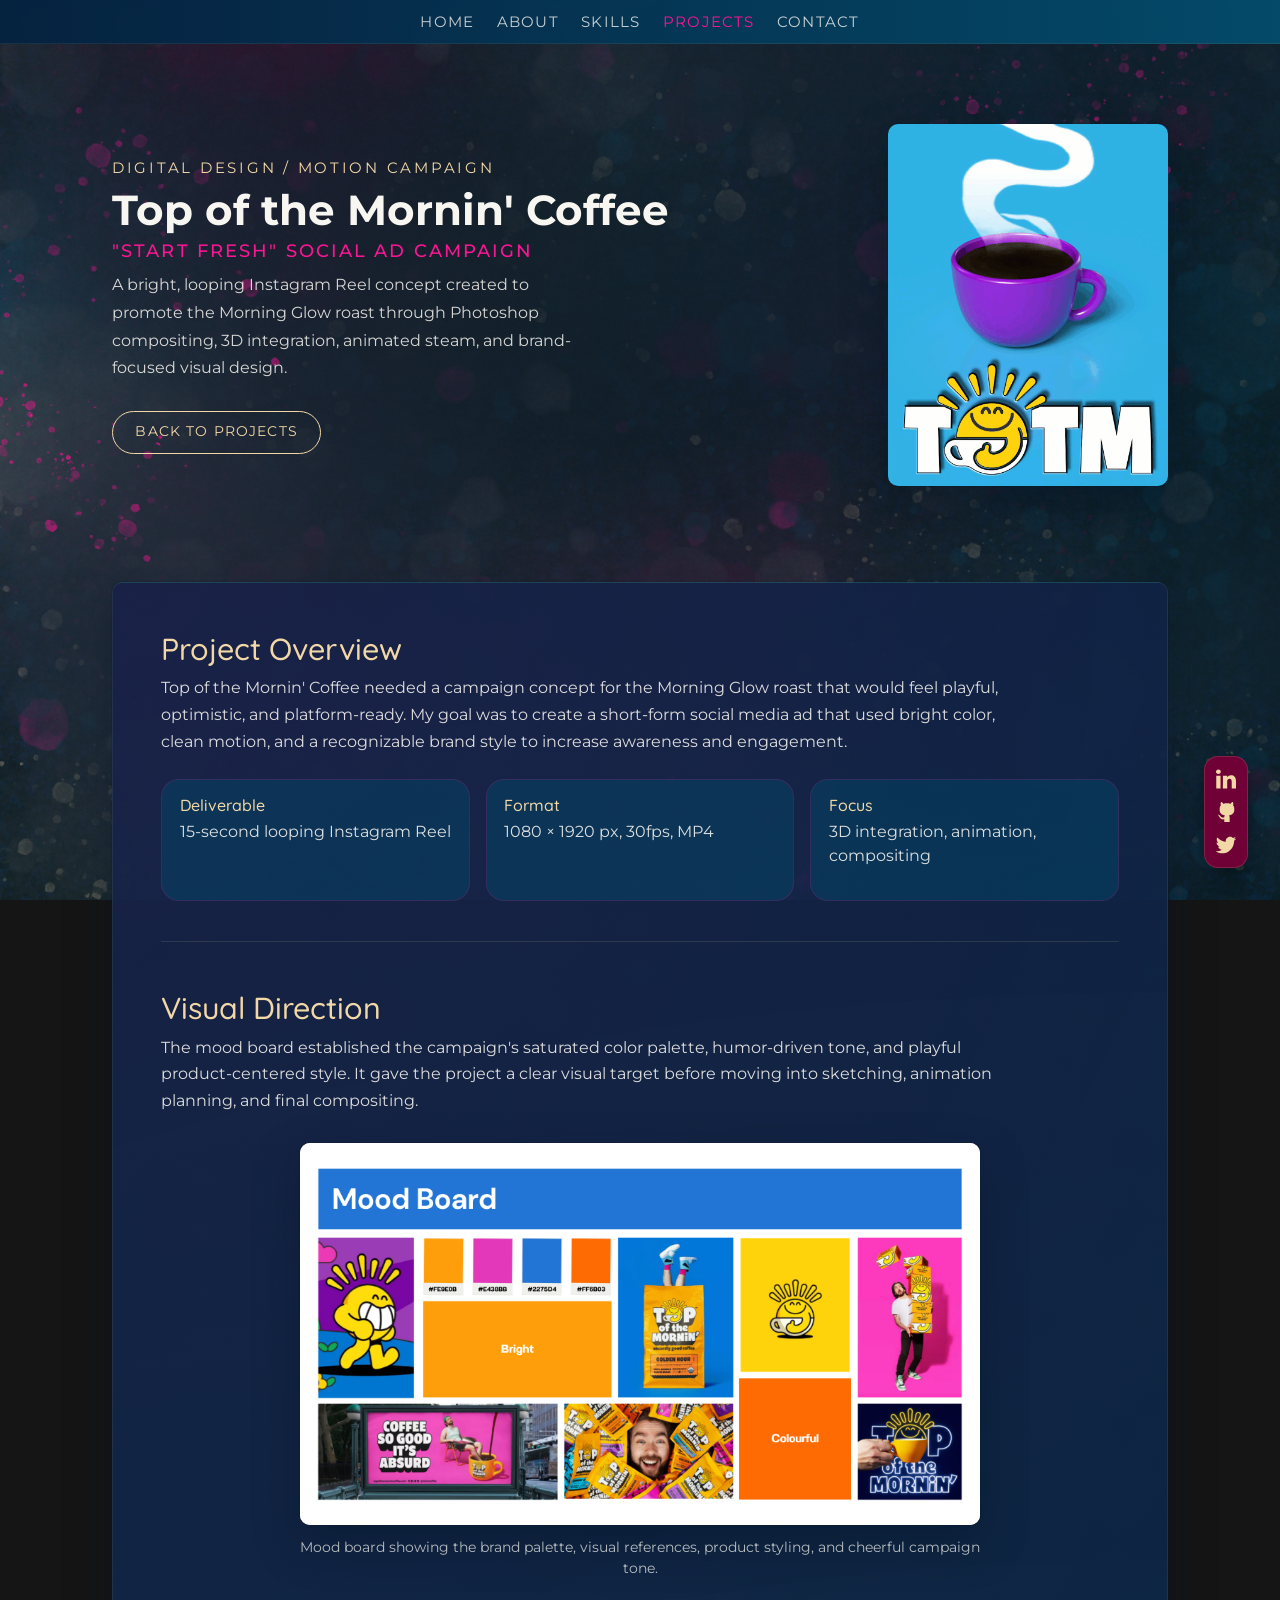
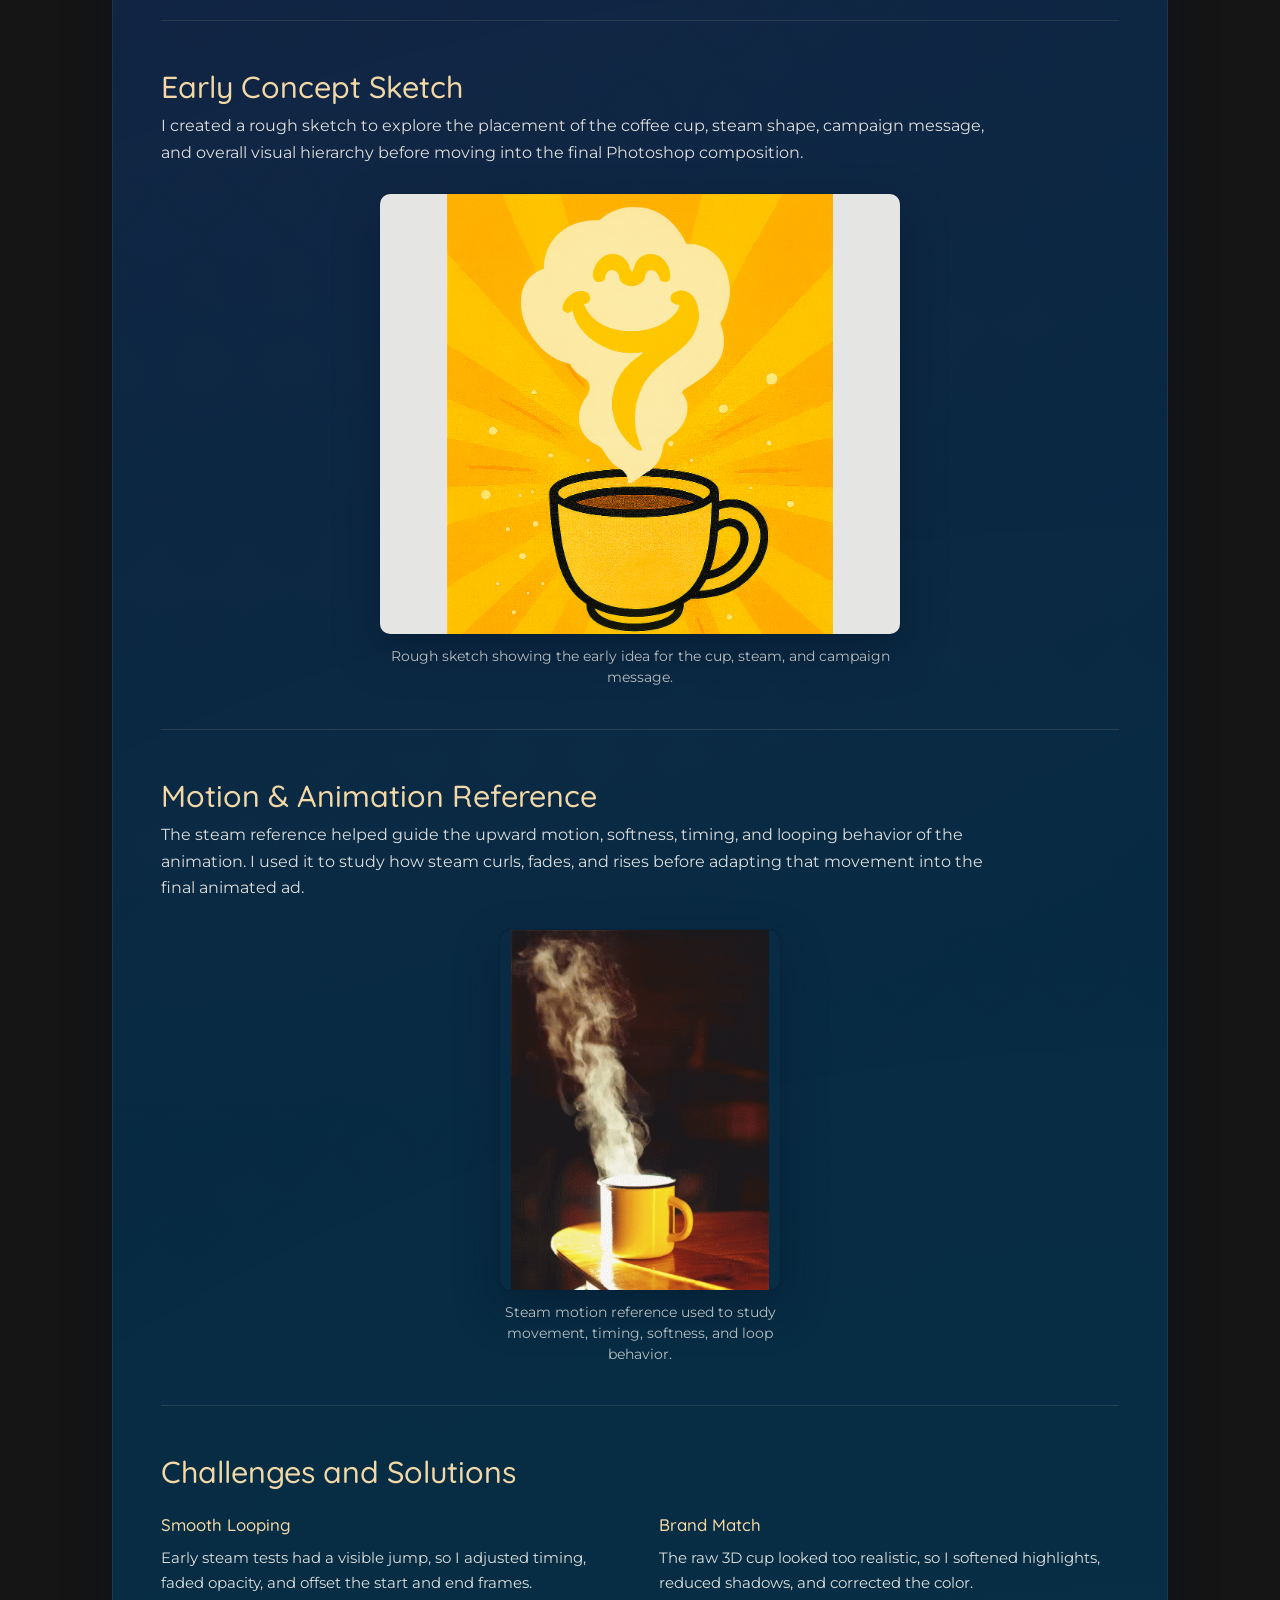
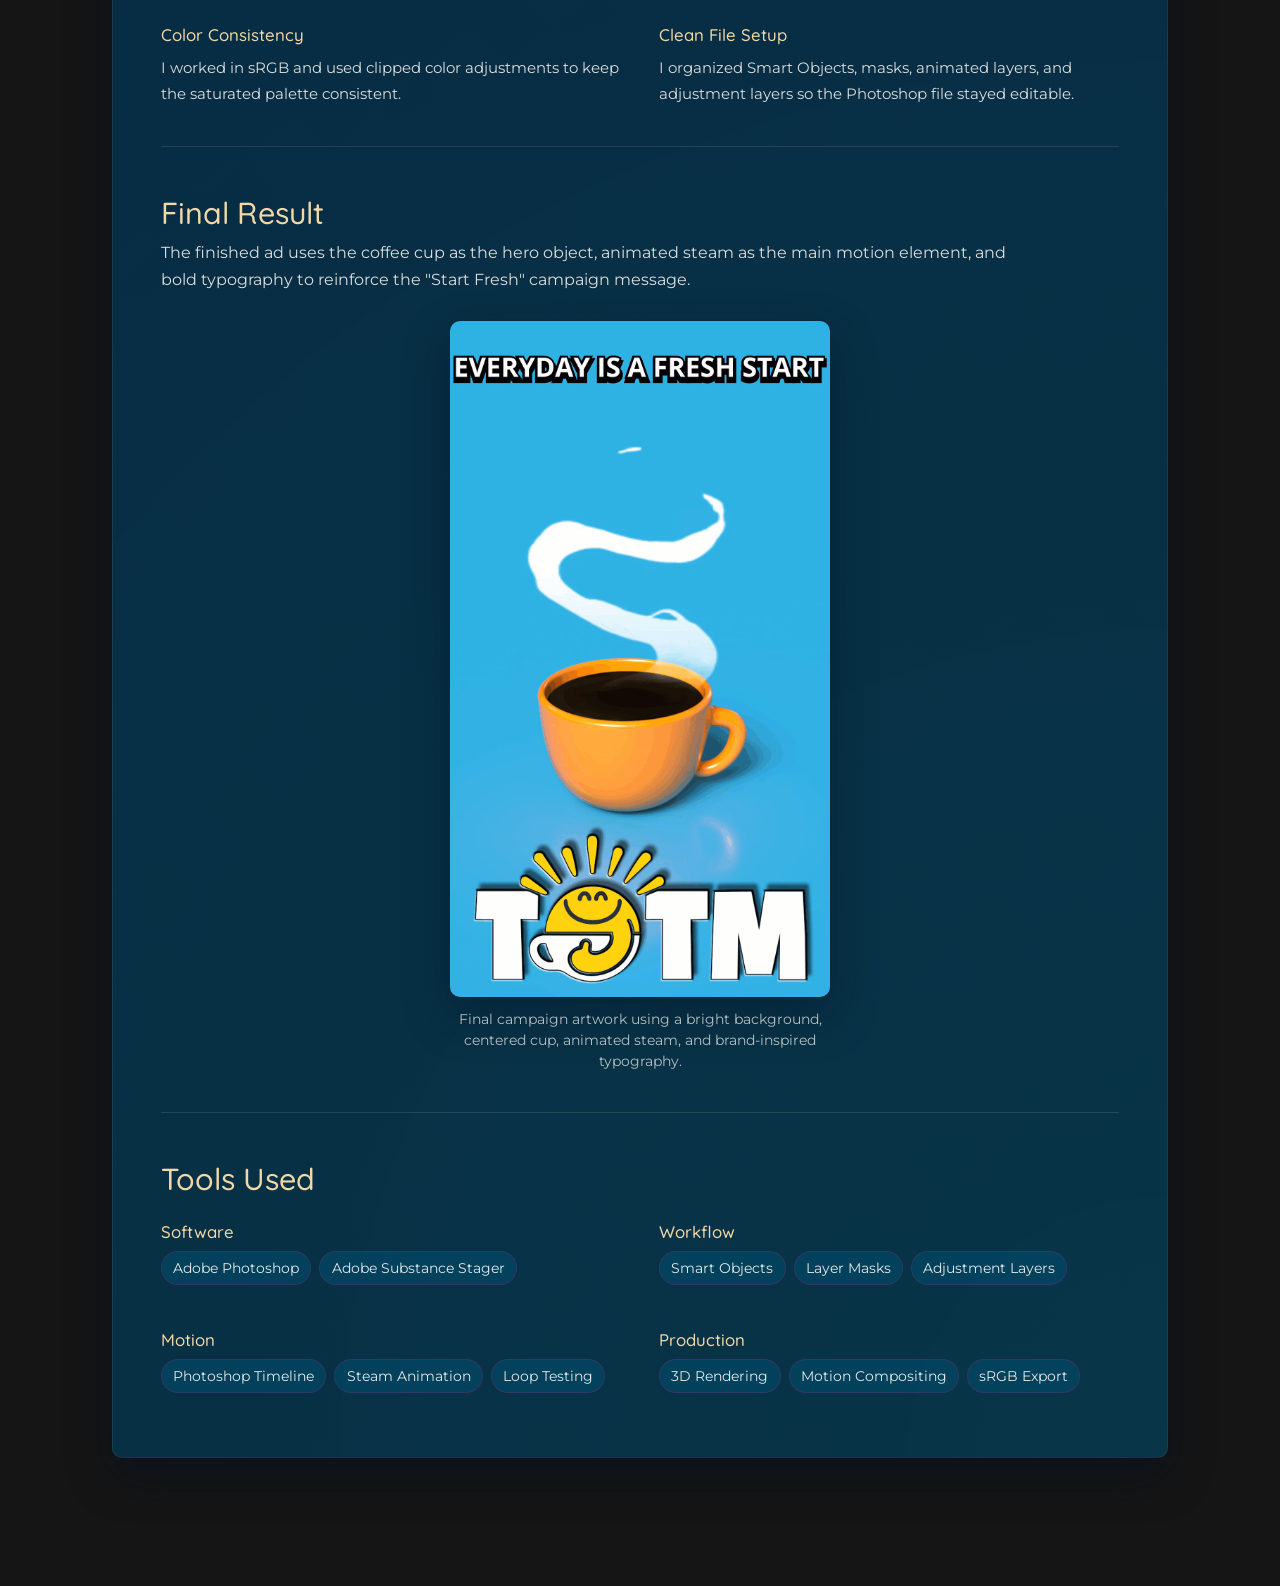
<file: coffee-campaign.html>
<!DOCTYPE html>
<html lang="en">

  <head>
    <meta charset="utf-8">
    <meta http-equiv="X-UA-Compatible" content="IE=edge,chrome=1">
    <meta name="viewport" content="width=device-width, initial-scale=1.0">
    <title>Top of the Mornin' Coffee Campaign | Heather Shultz</title>

    <link rel="icon" type="image/png" href="images/icon.png">

    <!-- Google Fonts -->
    <link rel="preconnect" href="https://fonts.googleapis.com">
    <link rel="preconnect" href="https://fonts.gstatic.com" crossorigin>
    <link
      href="https://fonts.googleapis.com/css2?family=Montserrat:wght@400;500;600;700&family=Quicksand:wght@400;600&display=swap"
      rel="stylesheet">

    <!-- Bootstrap -->
    <link href="https://cdn.jsdelivr.net/npm/bootstrap@5.2.0/dist/css/bootstrap.min.css" rel="stylesheet"
      integrity="sha384-gH2yIJqKdNHPEq0n4Mqa/HGKIhSkIHeL5AyhkYV8i59U5AR6csBvApHHNl/vI1Bx" crossorigin="anonymous">

    <link rel="stylesheet" href="css/styles.css">
  </head>

  <body>
    <div class="page">

      <header class="site-header">
        <div class="site-header__inner container">
          <nav class="nav">
            <ul class="nav__list">
              <li><a href="index.html#Home" class="nav__link">Home</a></li>
              <li><a href="index.html#About" class="nav__link">About</a></li>
              <li><a href="index.html#Skills" class="nav__link">Skills</a></li>
              <li><a href="index.html#Projects" class="nav__link nav__link--active">Projects</a></li>
              <li><a href="index.html#Contact" class="nav__link">Contact</a></li>
            </ul>
          </nav>
        </div>
      </header>

      <main class="project-page">

        <!-- Hero -->
        <section class="hero project-hero coffee-hero">
          <div class="hero__inner container">
            <div class="hero__text">
              <p class="hero__eyebrow">Digital Design / Motion Campaign</p>

              <h1 class="hero__headline">
                Top of the Mornin' Coffee
                <span class="hero__role">"Start Fresh" Social Ad Campaign</span>
              </h1>

              <p class="hero__summary">
                A bright, looping Instagram Reel concept created to promote the Morning Glow roast through
                Photoshop compositing, 3D integration, animated steam, and brand-focused visual design.
              </p>

              <div class="hero__actions">
                <a href="index.html#Projects" class="btn btn-secondary">Back to Projects</a>
              </div>
            </div>

            <div class="hero__image">
              <img src="images/coffee-campaign/totm.png" alt="Top of the Mornin' Coffee campaign preview"
                class="hero__illustration">
            </div>
          </div>
        </section>

        <!-- Case Study Content -->
        <section class="section project-case-section">
          <div class="container">
            <article class="card section__card project-case-card">
              <div class="card-body">

                <!-- Project Overview -->
                <section class="case-block">
                  <h2 class="section__title">Project Overview</h2>

                  <p class="section__body">
                    Top of the Mornin' Coffee needed a campaign concept for the Morning Glow roast that would feel
                    playful, optimistic, and platform-ready. My goal was to create a short-form social media ad that
                    used bright color, clean motion, and a recognizable brand style to increase awareness and
                    engagement.
                  </p>

                  <div class="project-meta-grid">
                    <div class="project-meta-card">
                      <h3>Deliverable</h3>
                      <p>15-second looping Instagram Reel</p>
                    </div>

                    <div class="project-meta-card">
                      <h3>Format</h3>
                      <p>1080 × 1920 px, 30fps, MP4</p>
                    </div>

                    <div class="project-meta-card">
                      <h3>Focus</h3>
                      <p>3D integration, animation, compositing</p>
                    </div>
                  </div>
                </section>

                <!-- Visual Direction -->
                <section class="case-block">
                  <h2 class="section__title">Visual Direction</h2>

                  <p class="section__body">
                    The mood board established the campaign's saturated color palette, humor-driven tone, and playful
                    product-centered style. It gave the project a clear visual target before moving into sketching,
                    animation planning, and final compositing.
                  </p>

                  <figure class="project-figure project-figure--mood">
                    <img src="images/coffee-campaign/mood_board.png"
                      alt="Mood board for Top of the Mornin' Coffee campaign">
                    <figcaption>
                      Mood board showing the brand palette, visual references, product styling, and cheerful campaign
                      tone.
                    </figcaption>
                  </figure>
                </section>

                <!-- Early Concept Sketch -->
                <section class="case-block">
                  <h2 class="section__title">Early Concept Sketch</h2>

                  <p class="section__body">
                    I created a rough sketch to explore the placement of the coffee cup, steam shape, campaign message,
                    and overall visual hierarchy before moving into the final Photoshop composition.
                  </p>

                  <figure class="project-figure project-figure--concept">
                    <img src="images/coffee-campaign/early_concept.png"
                      alt="Rough concept sketch for the coffee campaign">
                    <figcaption>
                      Rough sketch showing the early idea for the cup, steam, and campaign message.
                    </figcaption>
                  </figure>
                </section>

                <!-- Motion Reference -->
                <section class="case-block">
                  <h2 class="section__title">Motion & Animation Reference</h2>

                  <p class="section__body">
                    The steam reference helped guide the upward motion, softness, timing, and looping behavior of the
                    animation. I used it to study how steam curls, fades, and rises before adapting that movement into
                    the
                    final animated ad.
                  </p>

                  <figure class="project-figure project-figure--small">
                    <img src="images/coffee-campaign/tea_coffee.gif" alt="Steam animation reference for coffee ad">
                    <figcaption>
                      Steam motion reference used to study movement, timing, softness, and loop behavior.
                    </figcaption>
                  </figure>
                </section>

                <!-- Challenges -->
                <section class="case-block">
                  <h2 class="section__title">Challenges and Solutions</h2>

                  <div class="project-tools-grid">
                    <div class="skills-group">
                      <h3 class="skills-group__title">Smooth Looping</h3>
                      <p class="section__body">
                        Early steam tests had a visible jump, so I adjusted timing, faded opacity, and offset the start
                        and
                        end frames.
                      </p>
                    </div>

                    <div class="skills-group">
                      <h3 class="skills-group__title">Brand Match</h3>
                      <p class="section__body">
                        The raw 3D cup looked too realistic, so I softened highlights, reduced shadows, and corrected
                        the
                        color.
                      </p>
                    </div>

                    <div class="skills-group">
                      <h3 class="skills-group__title">Color Consistency</h3>
                      <p class="section__body">
                        I worked in sRGB and used clipped color adjustments to keep the saturated palette consistent.
                      </p>
                    </div>

                    <div class="skills-group">
                      <h3 class="skills-group__title">Clean File Setup</h3>
                      <p class="section__body">
                        I organized Smart Objects, masks, animated layers, and adjustment layers so the Photoshop file
                        stayed
                        editable.
                      </p>
                    </div>
                  </div>
                </section>

                <!-- Final Result -->
                <section class="case-block">
                  <h2 class="section__title">Final Result</h2>

                  <p class="section__body">
                    The finished ad uses the coffee cup as the hero object, animated steam as the main motion element,
                    and bold typography to reinforce the "Start Fresh" campaign message.
                  </p>

                  <figure class="project-figure project-figure--poster">
                    <img src="images/coffee-campaign/totm.gif" alt="Final Start Fresh coffee campaign artwork">
                    <figcaption>
                      Final campaign artwork using a bright background, centered cup, animated steam, and brand-inspired
                      typography.
                    </figcaption>
                  </figure>
                </section>

                <!-- Tools Used -->
                <section class="case-block">
                  <h2 class="section__title">Tools Used</h2>

                  <div class="project-tools-grid">
                    <div class="skills-group">
                      <h3 class="skills-group__title">Software</h3>
                      <ul class="skills-group__list">
                        <li>Adobe Photoshop</li>
                        <li>Adobe Substance Stager</li>
                      </ul>
                    </div>

                    <div class="skills-group">
                      <h3 class="skills-group__title">Workflow</h3>
                      <ul class="skills-group__list">
                        <li>Smart Objects</li>
                        <li>Layer Masks</li>
                        <li>Adjustment Layers</li>
                      </ul>
                    </div>

                    <div class="skills-group">
                      <h3 class="skills-group__title">Motion</h3>
                      <ul class="skills-group__list">
                        <li>Photoshop Timeline</li>
                        <li>Steam Animation</li>
                        <li>Loop Testing</li>
                      </ul>
                    </div>

                    <div class="skills-group">
                      <h3 class="skills-group__title">Production</h3>
                      <ul class="skills-group__list">
                        <li>3D Rendering</li>
                        <li>Motion Compositing</li>
                        <li>sRGB Export</li>
                      </ul>
                    </div>
                  </div>
                </section>

              </div>
            </article>
          </div>
        </section>

        <div class="social floating-social">
          <a href="https://www.linkedin.com/in/theheatherloop" target="_blank">
            <img src="images/nav/linkedin_nav.svg" alt="LinkedIn">
          </a>
          <a href="https://github.com/theheatherloop" target="_blank">
            <img src="images/nav/github_nav.svg" alt="GitHub">
          </a>
          <a href="https://twitter.com/theheatherloop" target="_blank">
            <img src="images/nav/twitter_nav.svg" alt="Twitter">
          </a>
        </div>
        
      </main>
    </div>

  </body>

</html>
</file>
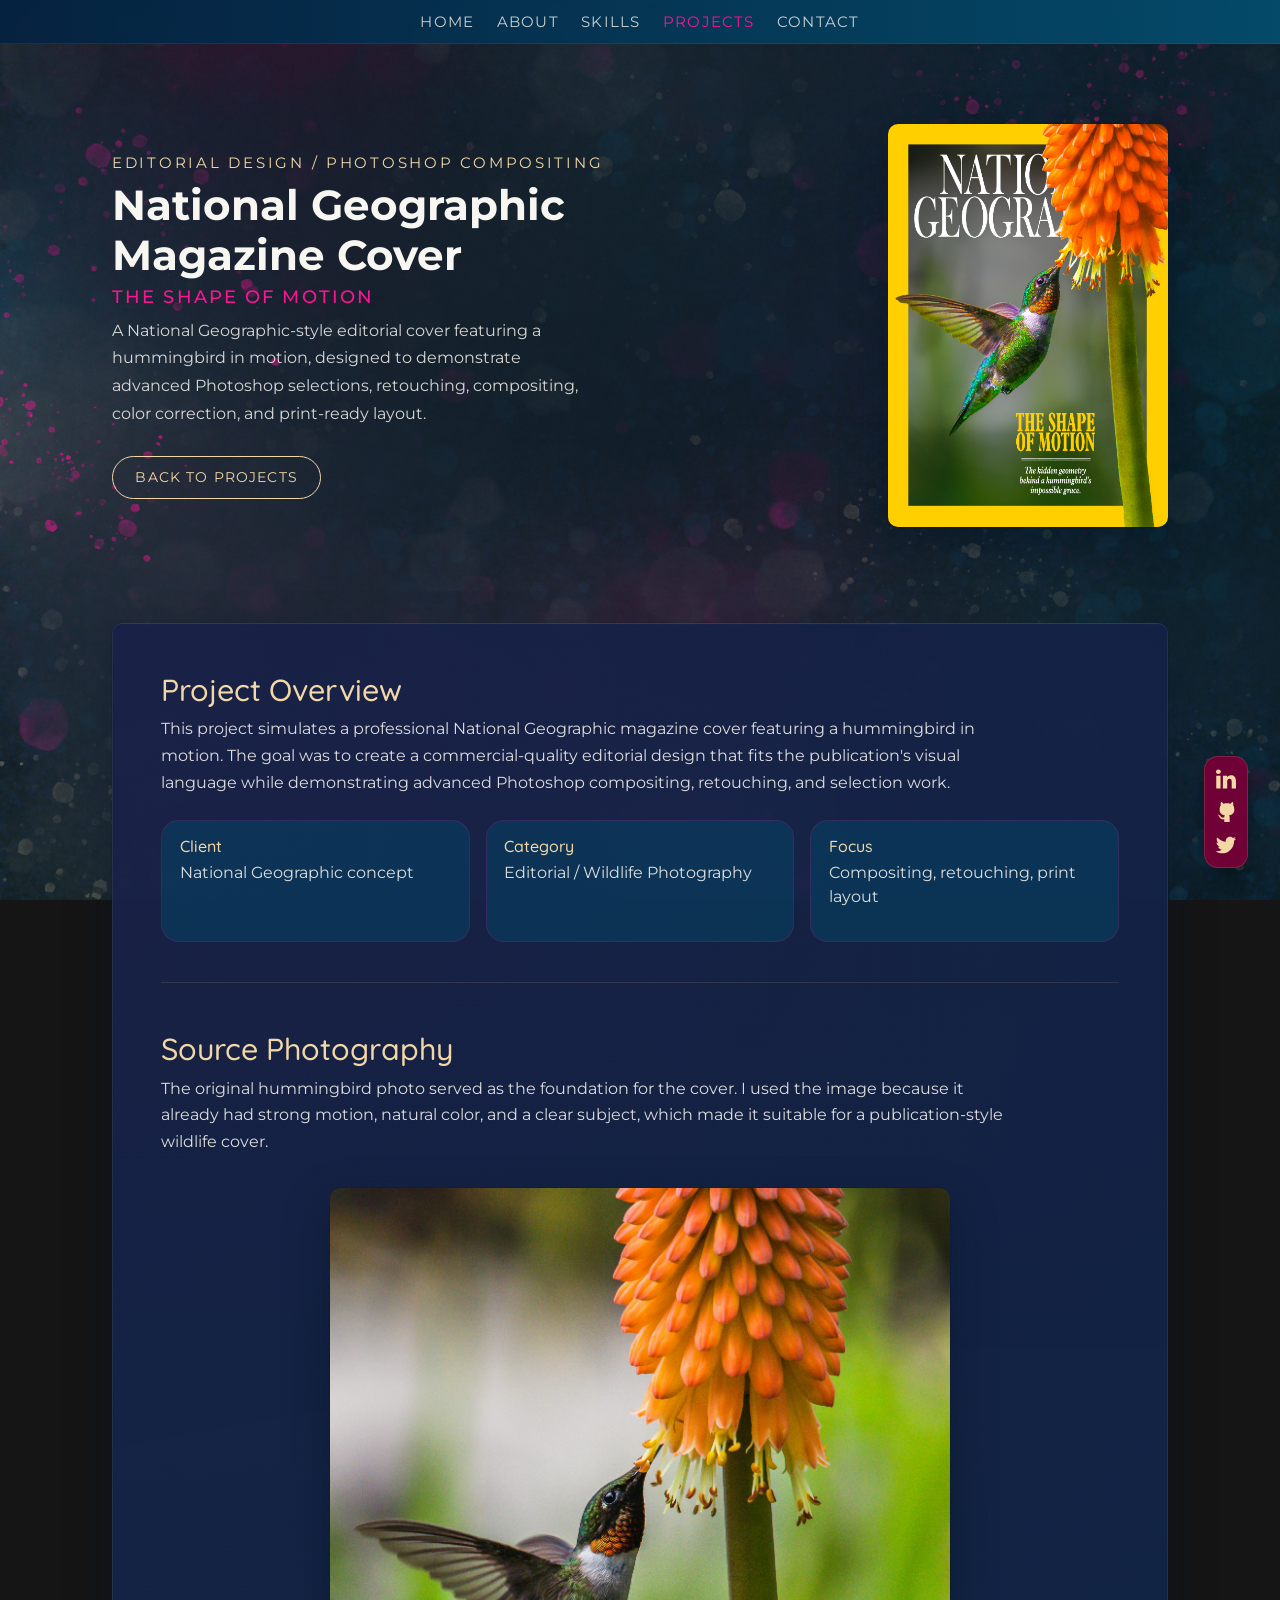
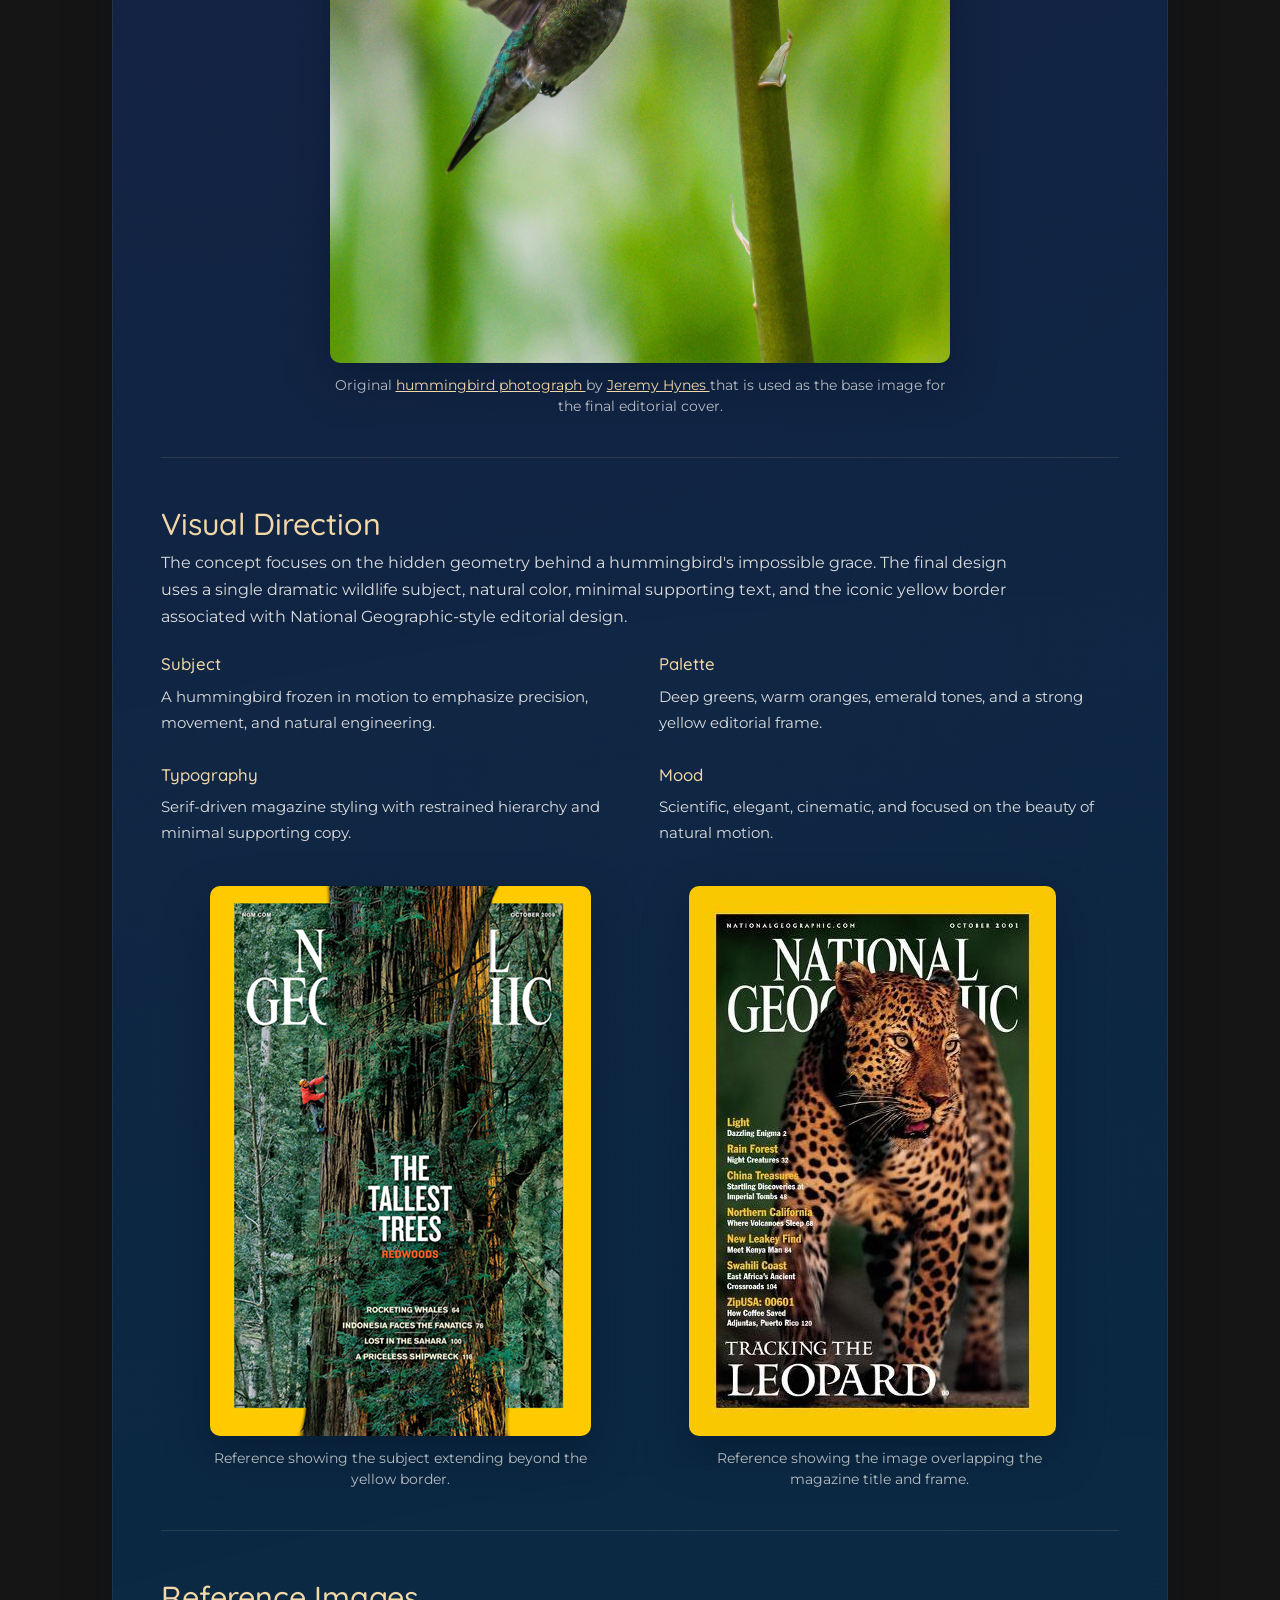
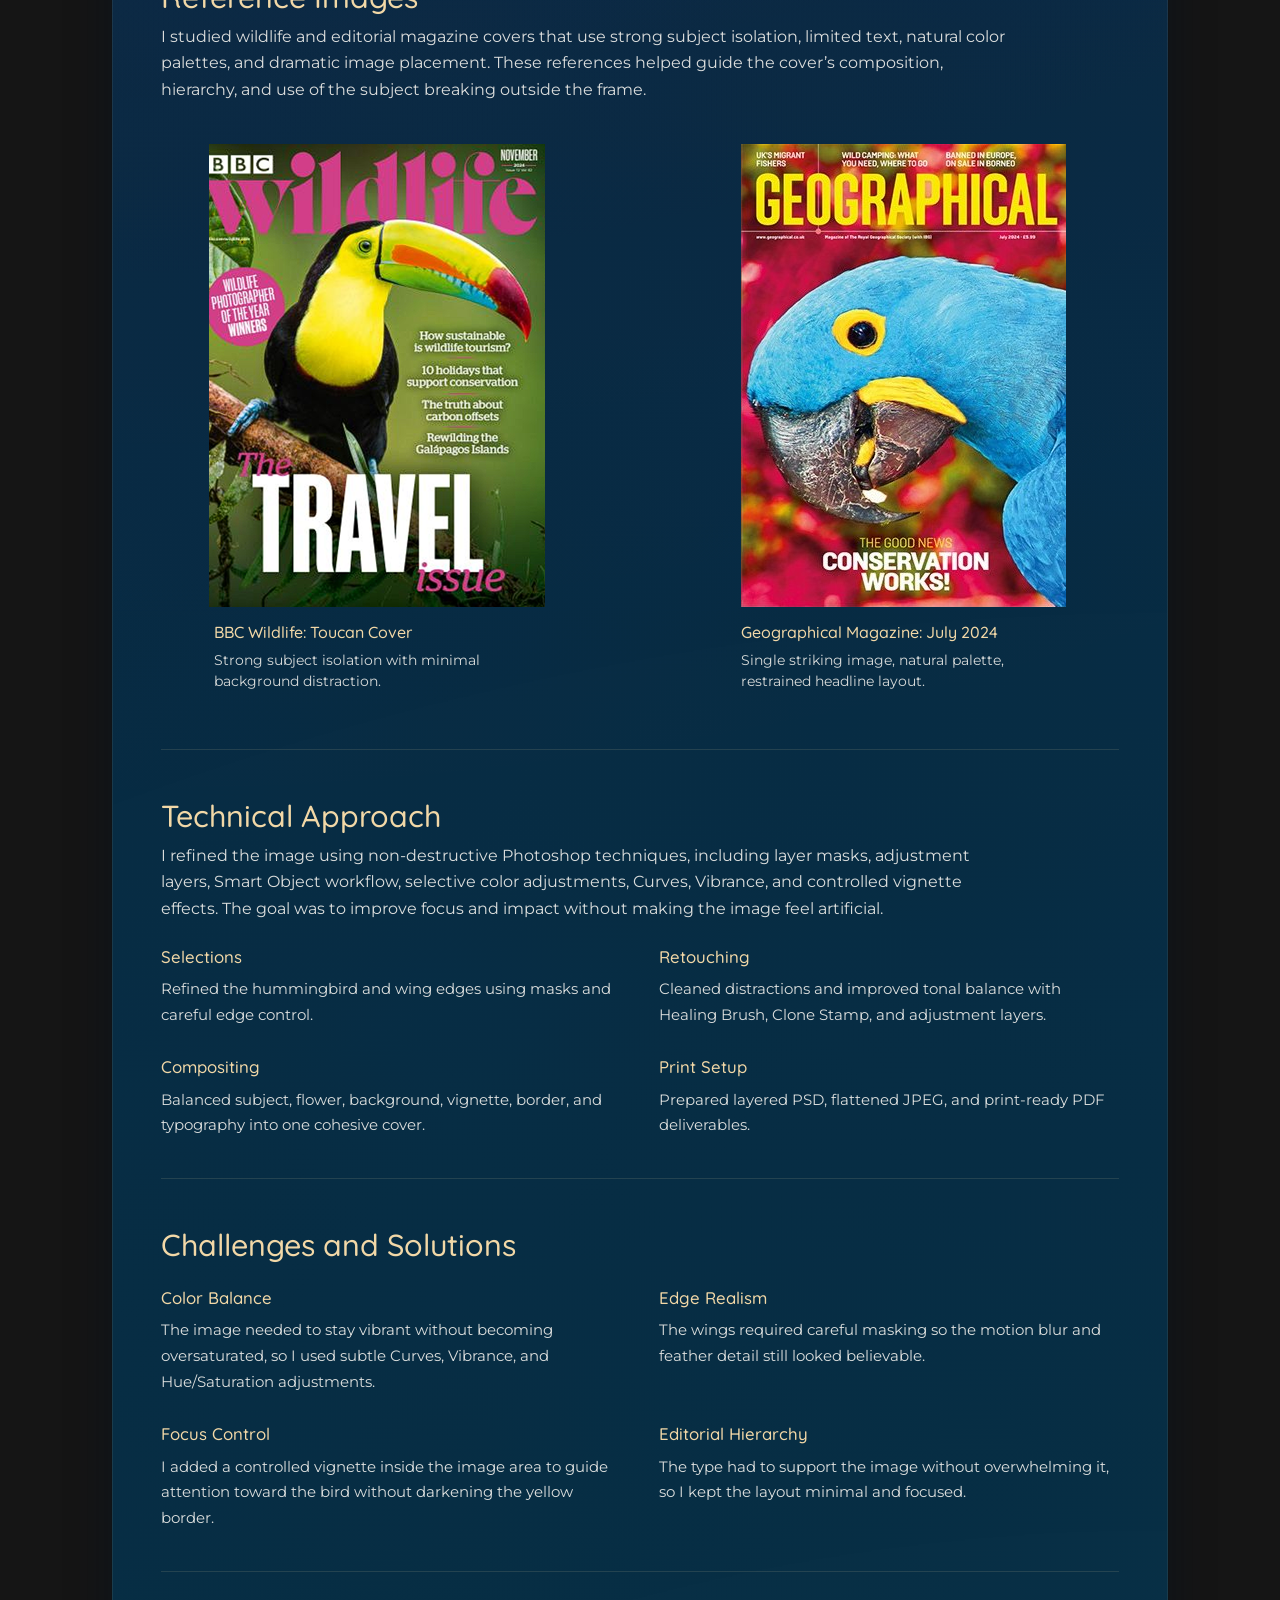
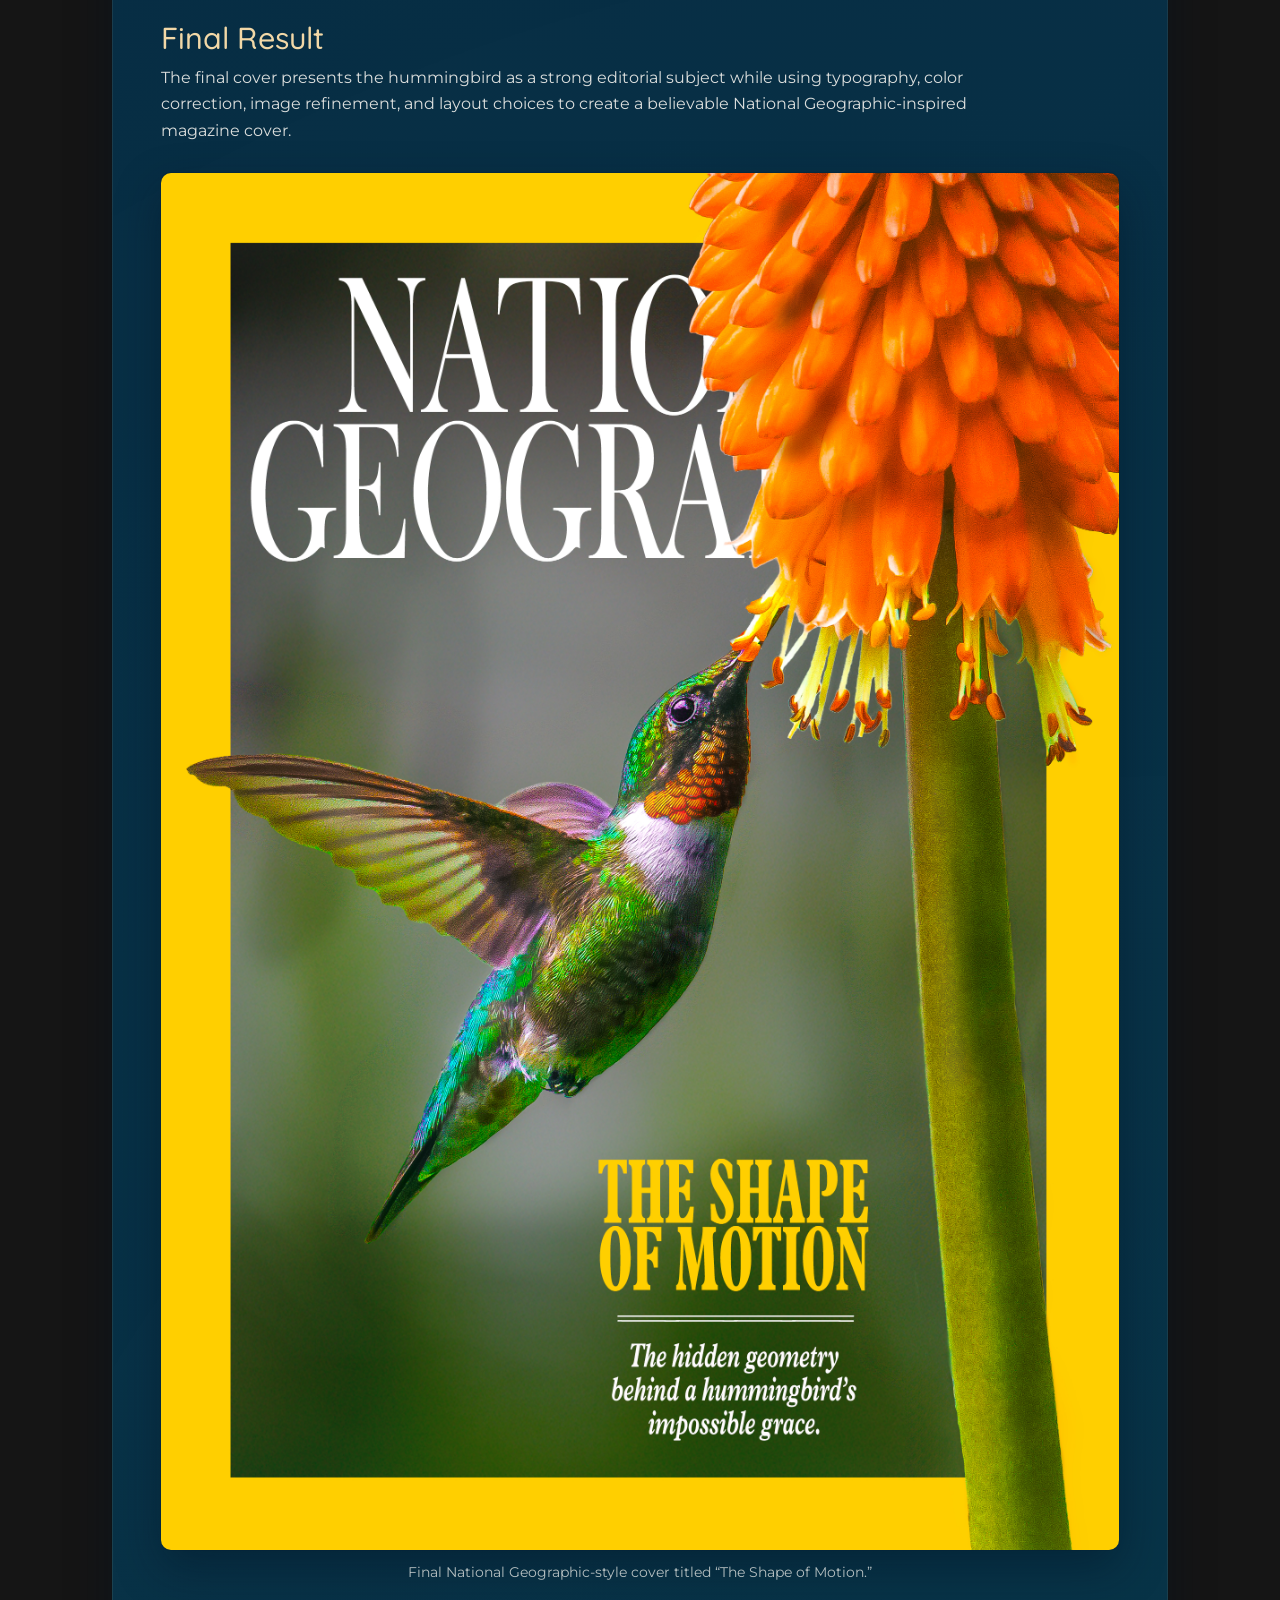
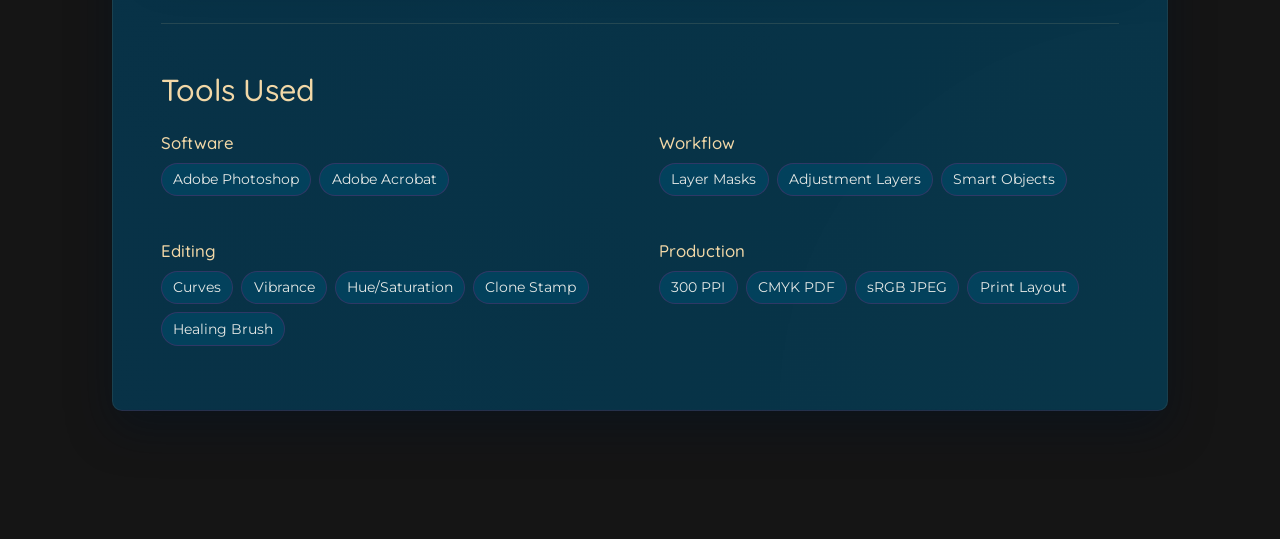
<file: national-geographic-cover.html>
<!DOCTYPE html>
<html lang="en">

  <head>
    <meta charset="utf-8">
    <meta http-equiv="X-UA-Compatible" content="IE=edge,chrome=1">
    <meta name="viewport" content="width=device-width, initial-scale=1.0">
    <title>National Geographic Magazine Cover | Heather Shultz</title>

    <link rel="icon" type="image/png" href="images/icon.png">

    <!-- Google Fonts -->
    <link rel="preconnect" href="https://fonts.googleapis.com">
    <link rel="preconnect" href="https://fonts.gstatic.com" crossorigin>
    <link
      href="https://fonts.googleapis.com/css2?family=Montserrat:wght@400;500;600;700&family=Quicksand:wght@400;600&display=swap"
      rel="stylesheet">

    <!-- Bootstrap -->
    <link href="https://cdn.jsdelivr.net/npm/bootstrap@5.2.0/dist/css/bootstrap.min.css" rel="stylesheet"
      integrity="sha384-gH2yIJqKdNHPEq0n4Mqa/HGKIhSkIHeL5AyhkYV8i59U5AR6csBvApHHNl/vI1Bx" crossorigin="anonymous">

    <link rel="stylesheet" href="css/styles.css">
  </head>

  <body>
    <div class="page">

      <header class="site-header">
        <div class="site-header__inner container">
          <nav class="nav">
            <ul class="nav__list">
              <li><a href="index.html#Home" class="nav__link">Home</a></li>
              <li><a href="index.html#About" class="nav__link">About</a></li>
              <li><a href="index.html#Skills" class="nav__link">Skills</a></li>
              <li><a href="index.html#Projects" class="nav__link nav__link--active">Projects</a></li>
              <li><a href="index.html#Contact" class="nav__link">Contact</a></li>
            </ul>
          </nav>
        </div>
      </header>

      <main class="project-page natgeo-page">

        <!-- Hero -->
        <section class="hero project-hero">
          <div class="hero__inner container">
            <div class="hero__text">
              <p class="hero__eyebrow">Editorial Design / Photoshop Compositing</p>

              <h1 class="hero__headline">
                National Geographic Magazine Cover
                <span class="hero__role">The Shape of Motion</span>
              </h1>

              <p class="hero__summary">
                A National Geographic-style editorial cover featuring a hummingbird in motion, designed to demonstrate
                advanced Photoshop selections, retouching, compositing, color correction, and print-ready layout.
              </p>

              <div class="hero__actions">
                <a href="index.html#Projects" class="btn btn-secondary">Back to Projects</a>
              </div>
            </div>

            <div class="hero__image">
              <img src="images/natgeo/nat_geo_cover.jpg" alt="National Geographic hummingbird cover preview"
                class="hero__illustration">
            </div>
          </div>
        </section>

        <!-- Case Study Content -->
        <section class="section project-case-section">
          <div class="container">
            <article class="card section__card project-case-card">
              <div class="card-body">

                <!-- Project Overview -->
                <section class="case-block">
                  <h2 class="section__title">Project Overview</h2>

                  <p class="section__body">
                    This project simulates a professional National Geographic magazine cover featuring a hummingbird in
                    motion. The goal was to create a commercial-quality editorial design that fits the publication's
                    visual language while demonstrating advanced Photoshop compositing, retouching, and selection work.
                  </p>

                  <div class="project-meta-grid">
                    <div class="project-meta-card">
                      <h3>Client</h3>
                      <p>National Geographic concept</p>
                    </div>

                    <div class="project-meta-card">
                      <h3>Category</h3>
                      <p>Editorial / Wildlife Photography</p>
                    </div>

                    <div class="project-meta-card">
                      <h3>Focus</h3>
                      <p>Compositing, retouching, print layout</p>
                    </div>
                  </div>
                </section>

                <!-- Source Image -->
                <section class="case-block">
                  <h2 class="section__title">Source Photography</h2>

                  <p class="section__body">
                    The original hummingbird photo served as the foundation for the cover. I used the image because it
                    already had strong motion, natural color, and a clear subject, which made it suitable for a
                    publication-style wildlife cover.
                  </p>

                  <figure class="project-figure natgeo-source-photo">
                    <img src="images/natgeo/hummingbird-original.jpg" alt="Original hummingbird source photograph">
                    <figcaption>
                      Original
                      <a href="https://unsplash.com/photos/brown-humming-bird-flying-near-orange-flower-during-daytime-jf7owWScNHs?utm_source=unsplash&utm_medium=referral&utm_content=creditCopyText"
                        target="_blank">
                        hummingbird photograph
                      </a>
                      by
                      <a href="https://unsplash.com/@hynesight?utm_source=unsplash&utm_medium=referral&utm_content=creditCopyText"
                        target="_blank">
                        Jeremy Hynes
                      </a>
                      that is used as the base image for the final editorial cover.
                    </figcaption>
                  </figure>
                </section>

                <!-- Visual Direction -->
                <section class="case-block">
                  <h2 class="section__title">Visual Direction</h2>

                  <p class="section__body">
                    The concept focuses on the hidden geometry behind a hummingbird's impossible grace. The final design
                    uses a single dramatic wildlife subject, natural color, minimal supporting text, and the iconic
                    yellow
                    border associated with National Geographic-style editorial design.
                  </p>

                  <div class="project-tools-grid">
                    <div class="skills-group">
                      <h3 class="skills-group__title">Subject</h3>
                      <p class="section__body">
                        A hummingbird frozen in motion to emphasize precision, movement, and natural engineering.
                      </p>
                    </div>

                    <div class="skills-group">
                      <h3 class="skills-group__title">Palette</h3>
                      <p class="section__body">
                        Deep greens, warm oranges, emerald tones, and a strong yellow editorial frame.
                      </p>
                    </div>

                    <div class="skills-group">
                      <h3 class="skills-group__title">Typography</h3>
                      <p class="section__body">
                        Serif-driven magazine styling with restrained hierarchy and minimal supporting copy.
                      </p>
                    </div>

                    <div class="skills-group">
                      <h3 class="skills-group__title">Mood</h3>
                      <p class="section__body">
                        Scientific, elegant, cinematic, and focused on the beauty of natural motion.
                      </p>
                    </div>
                  </div>
                  <div class="border-reference-grid">
                    <figure>
                      <img src="images/natgeo/natgeo_2.png"
                        alt="National Geographic cover with image extending outside the border">
                      <figcaption>Reference showing the subject extending beyond the yellow border.</figcaption>
                    </figure>
                  
                    <figure>
                      <img src="images/natgeo/natgeo_1.jpg"
                        alt="National Geographic cover with subject overlapping the magazine title">
                      <figcaption>Reference showing the image overlapping the magazine title and frame.</figcaption>
                    </figure>
                  </div>
                </section>

                <section class="case-block">
                  <h2 class="section__title">Reference Images</h2>

                  <p class="section__body">
                    I studied wildlife and editorial magazine covers that use strong subject isolation, limited text,
                    natural color palettes, and dramatic image placement. These references helped guide the cover’s
                    composition, hierarchy, and use of the subject breaking outside the frame.
                  </p>

                  <div class="reference-grid">
                    <article class="reference-card">
                      <img src="images/natgeo/reference_image_1.png" alt="BBC Wildlife toucan cover">
                      <h3>BBC Wildlife: Toucan Cover</h3>
                      <p>Strong subject isolation with minimal background distraction.</p>
                    </article>

                    <article class="reference-card">
                      <img src="images/natgeo/reference_image_3.jpg" alt="Geographical magazine July 2024 cover">
                      <h3>Geographical Magazine: July 2024</h3>
                      <p>Single striking image, natural palette, restrained headline layout.</p>
                    </article>
                  </div>
                </section>
                <!-- Technical Process -->
                <section class="case-block">
                  <h2 class="section__title">Technical Approach</h2>

                  <p class="section__body">
                    I refined the image using non-destructive Photoshop techniques, including layer masks, adjustment
                    layers, Smart Object workflow, selective color adjustments, Curves, Vibrance, and controlled
                    vignette
                    effects. The goal was to improve focus and impact without making the image feel artificial.
                  </p>

                  <div class="project-tools-grid">
                    <div class="skills-group">
                      <h3 class="skills-group__title">Selections</h3>
                      <p class="section__body">
                        Refined the hummingbird and wing edges using masks and careful edge control.
                      </p>
                    </div>

                    <div class="skills-group">
                      <h3 class="skills-group__title">Retouching</h3>
                      <p class="section__body">
                        Cleaned distractions and improved tonal balance with Healing Brush, Clone Stamp, and adjustment
                        layers.
                      </p>
                    </div>

                    <div class="skills-group">
                      <h3 class="skills-group__title">Compositing</h3>
                      <p class="section__body">
                        Balanced subject, flower, background, vignette, border, and typography into one cohesive cover.
                      </p>
                    </div>

                    <div class="skills-group">
                      <h3 class="skills-group__title">Print Setup</h3>
                      <p class="section__body">
                        Prepared layered PSD, flattened JPEG, and print-ready PDF deliverables.
                      </p>
                    </div>
                  </div>
                </section>

                <!-- Challenges -->
                <section class="case-block">
                  <h2 class="section__title">Challenges and Solutions</h2>

                  <div class="project-tools-grid">
                    <div class="skills-group">
                      <h3 class="skills-group__title">Color Balance</h3>
                      <p class="section__body">
                        The image needed to stay vibrant without becoming oversaturated, so I used subtle Curves,
                        Vibrance, and Hue/Saturation adjustments.
                      </p>
                    </div>

                    <div class="skills-group">
                      <h3 class="skills-group__title">Edge Realism</h3>
                      <p class="section__body">
                        The wings required careful masking so the motion blur and feather detail still looked
                        believable.
                      </p>
                    </div>

                    <div class="skills-group">
                      <h3 class="skills-group__title">Focus Control</h3>
                      <p class="section__body">
                        I added a controlled vignette inside the image area to guide attention toward the bird without
                        darkening the yellow border.
                      </p>
                    </div>

                    <div class="skills-group">
                      <h3 class="skills-group__title">Editorial Hierarchy</h3>
                      <p class="section__body">
                        The type had to support the image without overwhelming it, so I kept the layout minimal and
                        focused.
                      </p>
                    </div>
                  </div>
                </section>

                <!-- Final Result -->
                <section class="case-block">
                  <h2 class="section__title">Final Result</h2>

                  <p class="section__body">
                    The final cover presents the hummingbird as a strong editorial subject while using typography,
                    color correction, image refinement, and layout choices to create a believable National
                    Geographic-inspired magazine cover.
                  </p>

                  <figure class="project-figure natgeo-poster">
                    <img src="images/natgeo/nat_geo_cover.jpg"
                      alt="Final National Geographic hummingbird magazine cover">
                    <figcaption>
                      Final National Geographic-style cover titled “The Shape of Motion.”
                    </figcaption>
                  </figure>
                </section>

                <!-- Tools Used -->
                <section class="case-block">
                  <h2 class="section__title">Tools Used</h2>

                  <div class="project-tools-grid">
                    <div class="skills-group">
                      <h3 class="skills-group__title">Software</h3>
                      <ul class="skills-group__list">
                        <li>Adobe Photoshop</li>
                        <li>Adobe Acrobat</li>
                      </ul>
                    </div>

                    <div class="skills-group">
                      <h3 class="skills-group__title">Workflow</h3>
                      <ul class="skills-group__list">
                        <li>Layer Masks</li>
                        <li>Adjustment Layers</li>
                        <li>Smart Objects</li>
                      </ul>
                    </div>

                    <div class="skills-group">
                      <h3 class="skills-group__title">Editing</h3>
                      <ul class="skills-group__list">
                        <li>Curves</li>
                        <li>Vibrance</li>
                        <li>Hue/Saturation</li>
                        <li>Clone Stamp</li>
                        <li>Healing Brush</li>
                      </ul>
                    </div>

                    <div class="skills-group">
                      <h3 class="skills-group__title">Production</h3>
                      <ul class="skills-group__list">
                        <li>300 PPI</li>
                        <li>CMYK PDF</li>
                        <li>sRGB JPEG</li>
                        <li>Print Layout</li>
                      </ul>
                    </div>
                  </div>
                </section>

              </div>
            </article>
          </div>
        </section>

        <div class="social floating-social">
          <a href="https://www.linkedin.com/in/theheatherloop" target="_blank">
            <img src="images/nav/linkedin_nav.svg" alt="LinkedIn">
          </a>
          <a href="https://github.com/theheatherloop" target="_blank">
            <img src="images/nav/github_nav.svg" alt="GitHub">
          </a>
          <a href="https://twitter.com/theheatherloop" target="_blank">
            <img src="images/nav/twitter_nav.svg" alt="Twitter">
          </a>
        </div>

      </main>
    </div>
  </body>

</html>
</file>
<file: css/styles.css>
/* =========================================
   Core theme variables
   ========================================= */
:root {
    --lt-blue: #004b6b;
    --dk-blue: #052240;
    --pink: #fa1593;
    --maroon: #700136;
    --cream: #f2d8a7;

    --off-white: #f8f6f1;
    --lt-gray: #eaeaea;
    --med-gray: #6b6b6b;
    --dk-gray: #151515;

    --body-font: "Montserrat", Verdana, sans-serif;
    --accent-font: "Quicksand", system-ui, sans-serif;

    --radius-md: 10px;
    --radius-lg: 18px;

    --shadow-soft:
        rgba(3, 18, 35, 0.4) 0 18px 45px,
        rgba(3, 18, 35, 0.9) 0 0 1px;

    --transition-fast: 0.18s ease-out;
}

/* =========================================
   Global reset / base
   ========================================= */
*,
*::before,
*::after {
    box-sizing: border-box;
    margin: 0;
    padding: 0;
}

html {
    scroll-behavior: smooth;
}

body {
    min-height: 100vh;
    font-family: var(--body-font);
    color: var(--off-white);
    background-color: var(--dk-gray);
    background-image: url("../images/background.png");
    background-size: cover;
    background-repeat: no-repeat;
    background-attachment: fixed;
}

img {
    display: block;
    max-width: 100%;
}

a {
    color: var(--cream);
}

a:hover {
    color: var(--pink);
}

.container {
    max-width: 1080px;
}

.page {
    display: flex;
    flex-direction: column;
    min-height: 100vh;
}

/* =========================================
   Header / Nav
   ========================================= */
.site-header {
    position: sticky;
    top: 0;
    z-index: 20;
    background: linear-gradient(90deg, rgba(5, 34, 64, 0.97), rgba(4, 75, 107, 0.97));
    backdrop-filter: blur(12px);
    border-bottom: 1px solid rgba(242, 216, 167, 0.08);
}

.site-header__inner {
    display: flex;
    align-items: center;
    justify-content: space-evenly;
    padding: 0.6rem 1rem;
}

.nav {
    display: flex;
    align-items: center;
    justify-content: center;
}

.nav__list {
    list-style: none;
    display: flex;
    gap: 1.4rem;
    padding-left: 0;
    margin-bottom: 0;
}

.nav__link {
    position: relative;
    font-size: 0.95rem;
    letter-spacing: 0.08em;
    text-transform: uppercase;
    text-decoration: none;
    color: var(--off-white);
    opacity: 0.8;
    transition: color var(--transition-fast), opacity var(--transition-fast);
}

.nav__link:hover,
.nav__link--active {
    color: var(--pink);
    opacity: 1;
}

/* =========================================
   Global section cards
   ========================================= */
.section {
    padding: 4rem 0;
}

.section__card {
    background:
        radial-gradient(circle at top left, rgba(250, 21, 147, 0.08), transparent 55%),
        radial-gradient(circle at bottom right, rgba(0, 75, 107, 0.6), rgba(5, 34, 64, 0.95));
    border-radius: var(--radius-md);
    box-shadow: var(--shadow-soft);
    border: 1px solid rgba(242, 216, 167, 0.08);
}

.section__card .card-body {
    padding: 2.2rem 2.4rem;
}

.section__title {
    font-family: var(--accent-font);
    font-size: 1.9rem;
    color: var(--cream);
    margin-bottom: 0.5rem;
}

.section__lead {
    font-size: 1.05rem;
    color: var(--lt-gray);
    margin-bottom: 1.6rem;
}

.section__body {
    font-size: 0.98rem;
    line-height: 1.7;
    color: rgba(248, 246, 241, 0.88);
    margin-bottom: 0.8rem;
}

/* =========================================
   Hero
   ========================================= */
.hero {
    padding: 4.5rem 0 3.5rem;
}

.hero__inner {
    display: flex;
    align-items: center;
    justify-content: space-between;
    gap: 3rem;
}

.hero__text {
    flex: 1.2;
}

.hero__image {
    flex: 0.9;
    display: flex;
    justify-content: flex-end;
}

.hero__eyebrow {
    font-size: 0.95rem;
    letter-spacing: 0.18em;
    text-transform: uppercase;
    color: var(--cream);
    margin-bottom: 0.4rem;
}

.hero__headline {
    font-size: 2.6rem;
    font-weight: 700;
    line-height: 1.2;
    color: var(--off-white);
    margin-bottom: 0.6rem;
}

.hero__role {
    display: block;
    margin-top: 0.3rem;
    font-size: 1.1rem;
    font-weight: 500;
    letter-spacing: 0.12em;
    text-transform: uppercase;
    color: var(--pink);
}

.hero__summary {
    font-size: 1.02rem;
    line-height: 1.7;
    color: rgba(248, 246, 241, 0.85);
    max-width: 30rem;
    margin-bottom: 1.8rem;
}

.hero__actions {
    display: flex;
    flex-wrap: wrap;
    gap: 0.9rem;
}

.hero__illustration {
    max-width: 280px;
    border-radius: var(--radius-md);
    box-shadow: var(--shadow-soft);
}

/* =========================================
   Skills and tool groups
   ========================================= */
.skills-grid,
.project-tools-grid {
    display: grid;
    grid-template-columns: repeat(2, minmax(0, 1fr));
    gap: 1.8rem 2.4rem;
}

.skills-group__title {
    font-family: var(--accent-font);
    font-size: 1.05rem;
    color: var(--cream);
    margin-bottom: 0.6rem;
}

.skills-group__list {
    list-style: none;
    display: flex;
    flex-wrap: wrap;
    gap: 0.5rem;
    padding-left: 0;
}

.skills-group__list li {
    font-size: 0.85rem;
    padding: 0.35rem 0.7rem;
    border-radius: 999px;
    background: rgba(0, 75, 107, 0.6);
    border: 1px solid rgba(250, 21, 147, 0.18);
    color: rgba(248, 246, 241, 0.92);
}

/* =========================================
   Project cards on homepage
   ========================================= */
.project-card {
    background: rgba(5, 34, 64, 0.9);
    border-radius: var(--radius-md);
    overflow: hidden;
    border: 1px solid rgba(242, 216, 167, 0.08);
    display: flex;
    flex-direction: column;
    height: 100%;
}

.project-card__image {
    width: 100%;
    height: 210px;
    object-fit: cover;
}

.project-card__body {
    padding: 1.3rem 1.4rem 1.4rem;
    display: flex;
    flex-direction: column;
    flex: 1;
}

.project-card__title {
    font-family: var(--accent-font);
    font-size: 1.25rem;
    color: var(--cream);
    margin-bottom: 0.4rem;
}

.project-card__summary {
    font-size: 0.95rem;
    line-height: 1.6;
    color: rgba(248, 246, 241, 0.88);
    margin-bottom: 0.9rem;
}

.project-card__tags {
    list-style: none;
    display: flex;
    flex-wrap: wrap;
    gap: 0.4rem;
    margin-bottom: 1rem;
    padding-left: 0;
}

.project-card__tags li {
    font-size: 0.78rem;
    padding: 0.25rem 0.55rem;
    border-radius: 999px;
    background: rgba(112, 1, 54, 0.7);
    color: var(--off-white);
}

.project-card__actions {
    margin-top: auto;
}

/* =========================================
   Buttons
   ========================================= */
.btn {
    border-radius: 999px;
    font-size: 0.9rem;
    letter-spacing: 0.08em;
    text-transform: uppercase;
    padding: 0.6rem 1.4rem;
    border-width: 1px;
    transition:
        background-color var(--transition-fast),
        color var(--transition-fast),
        border-color var(--transition-fast),
        transform var(--transition-fast),
        box-shadow var(--transition-fast);
}

.btn-primary {
    background-color: var(--maroon);
    border-color: var(--maroon);
    color: var(--cream);
}

.btn-primary:hover {
    background-color: var(--pink);
    border-color: var(--pink);
    color: var(--dk-blue);
    transform: translateY(-1px);
    box-shadow: 0 10px 24px rgba(250, 21, 147, 0.35);
}

.btn-secondary {
    background-color: transparent;
    border-color: var(--cream);
    color: var(--cream);
}

.btn-secondary:hover {
    background-color: rgba(242, 216, 167, 0.12);
    border-color: var(--cream);
    transform: translateY(-1px);
}

/* =========================================
   Coffee case study page
   ========================================= */
.project-page .project-hero {
    padding: 5rem 0 4rem;
}

.project-page .hero__inner {
    max-width: 1080px;
}

.project-case-section {
    padding-top: 2rem;
}

.project-case-card {
    max-width: 1080px;
    margin: 0 auto 4rem;
}

.project-case-card .card-body {
    padding: 3rem;
}

.case-block {
    margin-bottom: 3rem;
    padding-bottom: 2.5rem;
    border-bottom: 1px solid rgba(242, 216, 167, 0.12);
}

.case-block:last-child {
    margin-bottom: 0;
    padding-bottom: 0;
    border-bottom: none;
}

.case-block .section__body {
    max-width: 850px;
}

.case-block .project-tools-grid {
    margin-top: 1.5rem;
}

.case-block .skills-group {
    padding: 0;
}

.case-block .skills-group .section__body {
    margin-bottom: 0;
    font-size: 0.95rem;
}

/* Overview cards */
.project-meta-grid {
    display: grid;
    grid-template-columns: repeat(3, minmax(0, 1fr));
    gap: 1rem;
    margin-top: 1.5rem;
}

.project-meta-card {
    padding: 1rem 1.1rem;
    border-radius: var(--radius-lg);
    background: rgba(0, 75, 107, 0.45);
    border: 1px solid rgba(250, 21, 147, 0.16);
}

.project-meta-card h3 {
    font-family: var(--accent-font);
    font-size: 1rem;
    color: var(--cream);
    margin-bottom: 0.3rem;
}

.project-meta-card p {
    color: rgba(248, 246, 241, 0.88);
    line-height: 1.5;
}

/* Figures */
.project-figure {
    margin: 1.75rem auto 0;
}

.project-figure img {
    width: 100%;
    height: auto;
    border-radius: var(--radius-md);
    box-shadow: var(--shadow-soft);
}

.project-figure figcaption {
    margin-top: 0.75rem;
    font-size: 0.88rem;
    line-height: 1.5;
    color: rgba(248, 246, 241, 0.72);
    text-align: center;
}

.project-figure--mood {
    max-width: 680px;
}

.project-figure--mood img {
    max-height: 390px;
    object-fit: contain;
    background-color: #ffffff;
}
.project-figure--concept {
    max-width: 520px;
}

.project-figure--concept img {
    max-height: 440px;
    object-fit: contain;
    background-color: rgba(248, 246, 241, 0.92);
}

.project-figure--small {
    max-width: 280px;
}

.project-figure--small img {
    max-height: 360px;
    object-fit: contain;
}

.project-figure--poster {
    max-width: 380px;
}

.project-figure--poster img {
    max-height: 775px;
    object-fit: contain;
}

/* =========================================
    NatGeo case study page only
   ========================================= */

/* Source hummingbird photo */
.natgeo-page .natgeo-source-photo {
    max-width: 620px;
    margin: 2rem auto 0;
    text-align: center;
}

.natgeo-page .natgeo-source-photo img {
    width: 100%;
    object-fit: contain;
    border-radius: var(--radius-md);
    box-shadow: var(--shadow-soft);
}

.natgeo-page .natgeo-source-photo figcaption {
    max-width: 620px;
    margin: 0.75rem auto 0;
    text-align: center;
}

/* Visual direction NatGeo examples */
.natgeo-page .border-reference-grid {
    display: grid;
    grid-template-columns: repeat(2, 381px);
    justify-content: space-around;
    align-items: start;
    margin-top: 2.5rem;
}

.natgeo-page .border-reference-grid figure {
    margin: 0;
    text-align: center;
}

.natgeo-page .border-reference-grid img {
    object-fit: contain;
    border-radius: var(--radius-md);
    box-shadow: var(--shadow-soft);
}

.natgeo-page .border-reference-grid figcaption {
    margin-top: 0.75rem;
    font-size: 0.88rem;
    line-height: 1.5;
    color: rgba(248, 246, 241, 0.72);
    text-align: center;
}

/* Reference image section */
.natgeo-page .reference-grid {
    display: grid;
    grid-template-columns: repeat(2, 463px);
    justify-content: center;
    gap: 4rem;
    align-items: start;
    margin-top: 2.5rem;
}

.natgeo-page .reference-card {
    text-align: center;
}

.natgeo-page .reference-card img {
    display: block;
    margin: 0 auto 1rem;
}

.natgeo-page .reference-card h3,
.natgeo-page .reference-card p {
    max-width: 325px;
    margin-left: auto;
    margin-right: auto;
    text-align: left;
}

.natgeo-page .reference-card h3 {
    font-family: var(--accent-font);
    font-size: 1rem;
    color: var(--cream);
    margin-top: 0.75rem;
    margin-bottom: 0.5rem;
}

.natgeo-page .reference-card p {
    font-size: 0.9rem;
    line-height: 1.5;
    color: rgba(248, 246, 241, 0.86);
}

/* Final NatGeo cover */
.natgeo-page .project-figure--poster {
    max-width: 367px;
    margin-left: auto;
    margin-right: auto;
}

.natgeo-page .project-figure--poster img {
    width: 367px;
    height: 550px;
    object-fit: contain;
}

/* Mobile */
@media (max-width: 900px) {

    .natgeo-page .reference-grid,
    .natgeo-page .border-reference-grid {
        grid-template-columns: 1fr;
        gap: 2rem;
        justify-content: center;
    }

    .natgeo-page .reference-card,
    .natgeo-page .border-reference-grid figure,
    .natgeo-page .project-figure--poster {
        max-width: 367px;
        margin-left: auto;
        margin-right: auto;
    }

    .natgeo-page .reference-card img,
    .natgeo-page .border-reference-grid img,
    .natgeo-page .project-figure--poster img {
        width: 100%;
        height: auto;
        max-height: 550px;
    }
}

/* =========================================
    Contact / Footer / Social
   ========================================= */
.section--contact .contact-body {
    text-align: center;
}

.contact-body__actions {
    display: flex;
    justify-content: center;
    gap: 1rem;
    flex-wrap: wrap;
}

.site-footer {
    margin-top: auto;
    padding: 1.6rem 0 1.3rem;
    border-top: 1px solid rgba(242, 216, 167, 0.1);
    background: rgba(5, 34, 64, 0.96);
}

.site-footer__inner {
    display: flex;
    flex-direction: column;
    align-items: center;
    gap: 0.2rem;
}

.site-footer__text {
    font-size: 0.85rem;
    color: rgba(248, 246, 241, 0.7);
}

.floating-social {
    position: fixed;
    bottom: 2rem;
    right: 2rem;
    z-index: 50;
    display: flex;
    flex-direction: column;
    align-items: center;
    gap: 0.55rem;
    background: var(--maroon);
    padding: 0.65rem 0.55rem;
    border-radius: 14px;
    box-shadow: 0 8px 18px rgba(0, 0, 0, 0.35);
    border: 1px solid rgba(242, 216, 167, 0.15);
}

.floating-social a {
    display: flex;
    align-items: center;
    justify-content: center;
    width: 24px;
    height: 24px;
}

.floating-social img {
    width: 20px;
    height: 20px;
    object-fit: contain;
}
/* =========================================
   Responsive
   ========================================= */
@media (max-width: 900px) {
    .hero__inner {
        flex-direction: column-reverse;
        text-align: center;
    }

    .hero__image {
        justify-content: center;
        margin-bottom: 1.8rem;
    }

    .hero__summary {
        max-width: none;
        margin-inline: auto;
    }

    .hero__actions {
        justify-content: center;
    }

    .project-meta-grid {
        grid-template-columns: 1fr;
    }
}

@media (max-width: 768px) {
    .site-header__inner {
        flex-wrap: wrap;
        gap: 0.7rem;
    }

    .nav__list {
        gap: 0.9rem;
        flex-wrap: wrap;
        justify-content: center;
    }

    .section__card .card-body,
    .project-case-card .card-body {
        padding: 1.6rem 1.4rem;
    }

    .skills-grid,
    .project-tools-grid {
        grid-template-columns: 1fr;
    }

    .project-card__image {
        height: 190px;
    }

    .floating-social {
        display: none;
    }
}
</file>
